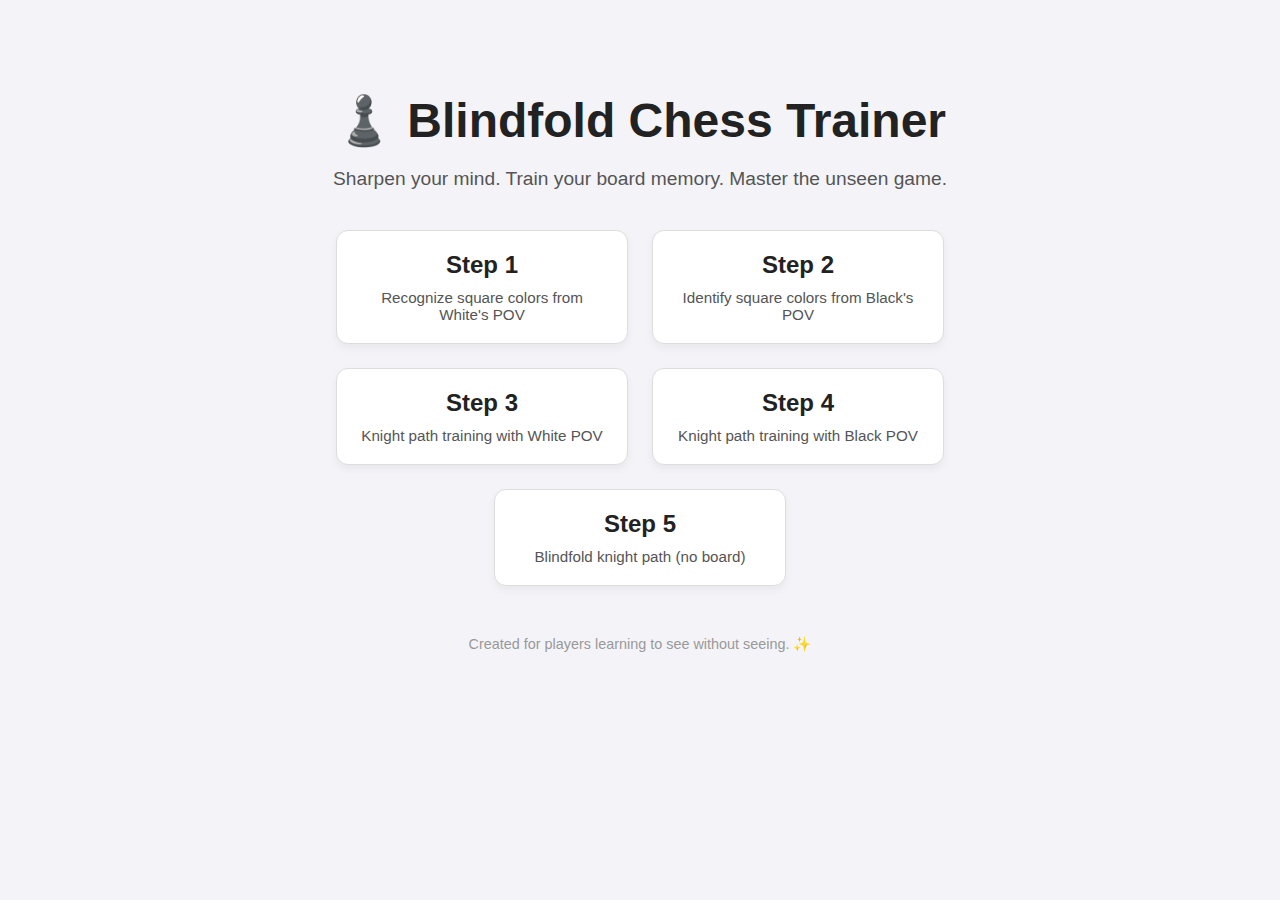
<file: index.html>
<!DOCTYPE html>
<html lang="en">
<head>
  <meta charset="UTF-8" />
  <meta name="viewport" content="width=device-width, initial-scale=1.0"/>
  <title>Blindfold Chess Trainer</title>
  <link rel="stylesheet" href="style.css" />
</head>
<body>
  <div class="container">
    <h1>♟️ Blindfold Chess Trainer</h1>
    <p class="tagline">Sharpen your mind. Train your board memory. Master the unseen game.</p>

    <div class="navigation">
      <a href="Step1/index.html" class="card">
        <h2>Step 1</h2>
        <p>Recognize square colors from White's POV</p>
      </a>
      <a href="Step2/index.html" class="card">
        <h2>Step 2</h2>
        <p>Identify square colors from Black's POV</p>
      </a>
      <a href="Step3/index.html" class="card">
        <h2>Step 3</h2>
        <p>Knight path training with White POV</p>
      </a>
      <a href="Step4/index.html" class="card">
        <h2>Step 4</h2>
        <p>Knight path training with Black POV</p>
      </a>
      <a href="Step5/index.html" class="card">
        <h2>Step 5</h2>
        <p>Blindfold knight path (no board)</p>
      </a>
    </div>

    <footer>
      <p>Created for players learning to see without seeing. ✨</p>
    </footer>
  </div>
</body>
</html>
</file>
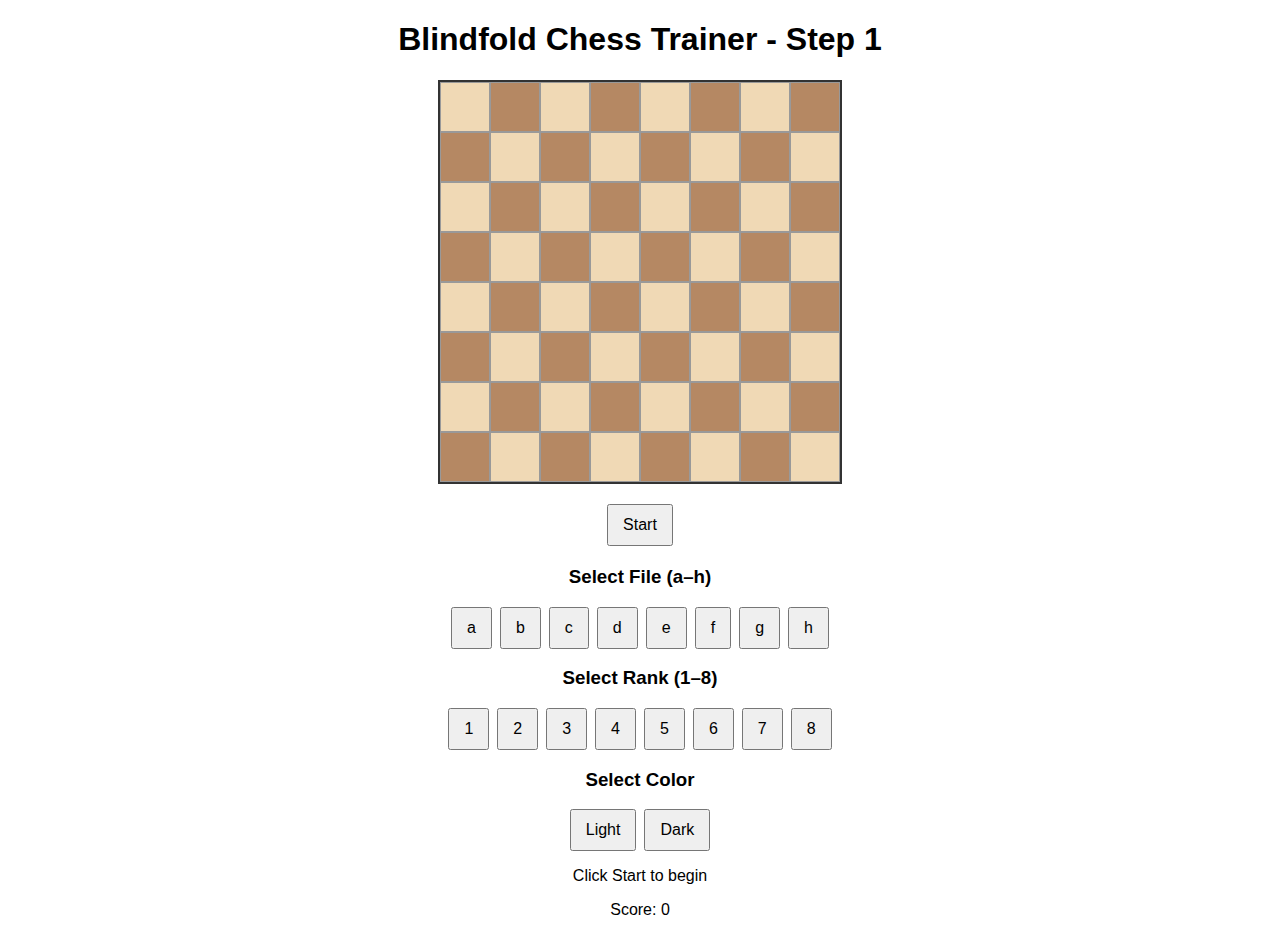
<file: Step1/index.html>
<!DOCTYPE html>
<html lang="en">
<head>
  <meta charset="UTF-8" />
  <meta name="viewport" content="width=device-width, initial-scale=1.0"/>
  <title>Blindfold Chess Trainer - Step 1</title>
  <link rel="stylesheet" href="style.css" />
</head>
<body>
  <h1>Blindfold Chess Trainer - Step 1</h1>

  <div class="board-container">
    <div id="board" class="board"></div>
  </div>

  <div class="controls">
    <button id="startBtn">Start</button>
  </div>

  <div class="selection-panel">
    <h3>Select File (a–h)</h3>
    <div class="files">
      <button class="fileBtn" data-file="a">a</button>
      <button class="fileBtn" data-file="b">b</button>
      <button class="fileBtn" data-file="c">c</button>
      <button class="fileBtn" data-file="d">d</button>
      <button class="fileBtn" data-file="e">e</button>
      <button class="fileBtn" data-file="f">f</button>
      <button class="fileBtn" data-file="g">g</button>
      <button class="fileBtn" data-file="h">h</button>
    </div>

    <h3>Select Rank (1–8)</h3>
    <div class="ranks">
      <button class="rankBtn" data-rank="1">1</button>
      <button class="rankBtn" data-rank="2">2</button>
      <button class="rankBtn" data-rank="3">3</button>
      <button class="rankBtn" data-rank="4">4</button>
      <button class="rankBtn" data-rank="5">5</button>
      <button class="rankBtn" data-rank="6">6</button>
      <button class="rankBtn" data-rank="7">7</button>
      <button class="rankBtn" data-rank="8">8</button>
    </div>

    <h3>Select Color</h3>
    <div class="colors">
      <button class="colorBtn" data-color="light">Light</button>
      <button class="colorBtn" data-color="dark">Dark</button>
    </div>
  </div>

  <p id="status">Click Start to begin</p>
  <p>Score: <span id="score">0</span></p>

  <script src="script.js"></script>
</body>
</html>
</file>
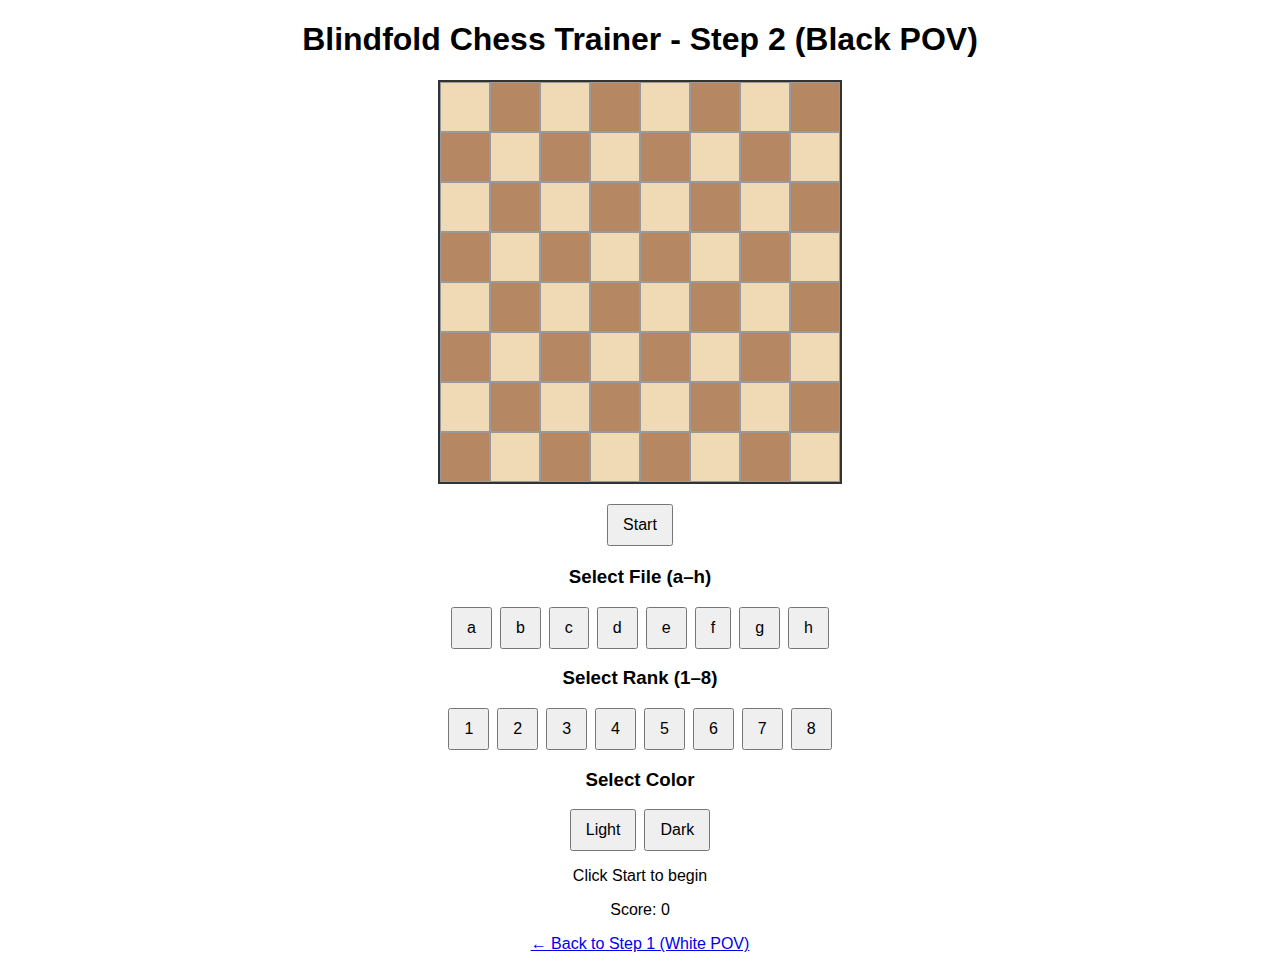
<file: Step2/index.html>
<!DOCTYPE html>
<html lang="en">
<head>
  <meta charset="UTF-8" />
  <meta name="viewport" content="width=device-width, initial-scale=1.0"/>
  <title>Blindfold Chess Trainer - Step 2 (Black POV)</title>
  <link rel="stylesheet" href="style.css" />
</head>
<body>
  <h1>Blindfold Chess Trainer - Step 2 (Black POV)</h1>

  <div class="board-container">
    <div id="board" class="board"></div>
  </div>

  <div class="controls">
    <button id="startBtn">Start</button>
  </div>

  <div class="selection-panel">
    <h3>Select File (a–h)</h3>
    <div class="files">
      <button class="fileBtn" data-file="a">a</button>
      <button class="fileBtn" data-file="b">b</button>
      <button class="fileBtn" data-file="c">c</button>
      <button class="fileBtn" data-file="d">d</button>
      <button class="fileBtn" data-file="e">e</button>
      <button class="fileBtn" data-file="f">f</button>
      <button class="fileBtn" data-file="g">g</button>
      <button class="fileBtn" data-file="h">h</button>
    </div>

    <h3>Select Rank (1–8)</h3>
    <div class="ranks">
      <button class="rankBtn" data-rank="1">1</button>
      <button class="rankBtn" data-rank="2">2</button>
      <button class="rankBtn" data-rank="3">3</button>
      <button class="rankBtn" data-rank="4">4</button>
      <button class="rankBtn" data-rank="5">5</button>
      <button class="rankBtn" data-rank="6">6</button>
      <button class="rankBtn" data-rank="7">7</button>
      <button class="rankBtn" data-rank="8">8</button>
    </div>

    <h3>Select Color</h3>
    <div class="colors">
      <button class="colorBtn" data-color="light">Light</button>
      <button class="colorBtn" data-color="dark">Dark</button>
    </div>
  </div>

  <p id="status">Click Start to begin</p>
  <p>Score: <span id="score">0</span></p>

  <a href="/Step 1/index.html">← Back to Step 1 (White POV)</a>

  <script src="script.js"></script>
</body>
</html>
</file>
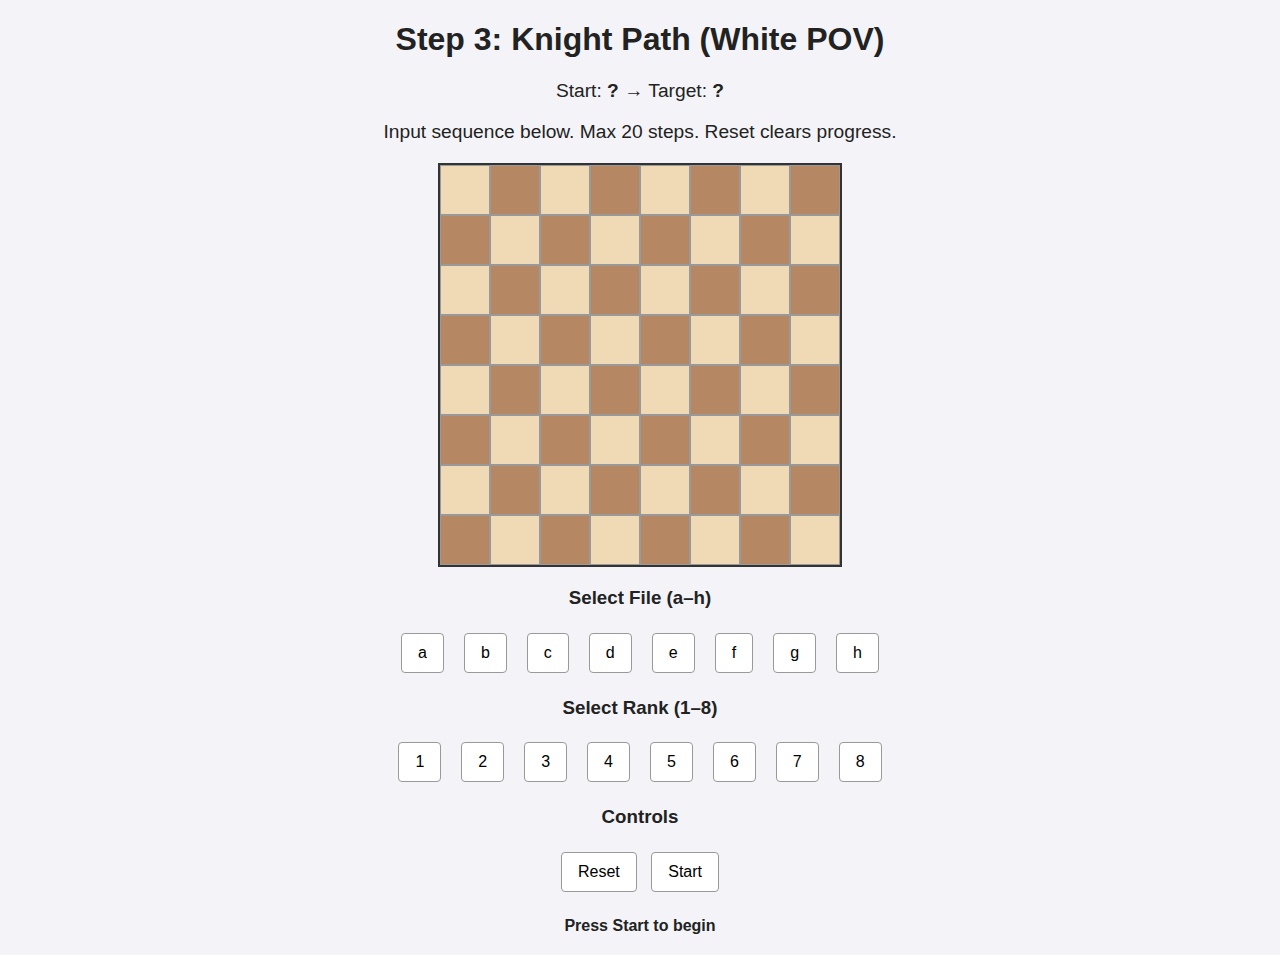
<file: Step3/index.html>
<!DOCTYPE html>
<html lang="en">
<head>
  <meta charset="UTF-8" />
  <meta name="viewport" content="width=device-width, initial-scale=1.0" />
  <title>Blindfold Chess - Step 3</title>
  <link rel="stylesheet" href="style.css" />
</head>
<body>
  <h1>Step 3: Knight Path (White POV)</h1>

  <div class="info">
    <p>Start: <strong id="startSquare">?</strong> → Target: <strong id="targetSquare">?</strong></p>
    <p>Input sequence below. Max 20 steps. Reset clears progress.</p>
  </div>

  <div id="board" class="board"></div>

  <div class="selectors">
    <h3>Select File (a–h)</h3>
    <div class="files">
      <button class="fileBtn" data-file="a">a</button>
      <button class="fileBtn" data-file="b">b</button>
      <button class="fileBtn" data-file="c">c</button>
      <button class="fileBtn" data-file="d">d</button>
      <button class="fileBtn" data-file="e">e</button>
      <button class="fileBtn" data-file="f">f</button>
      <button class="fileBtn" data-file="g">g</button>
      <button class="fileBtn" data-file="h">h</button>
    </div>

    <h3>Select Rank (1–8)</h3>
    <div class="ranks">
      <button class="rankBtn" data-rank="1">1</button>
      <button class="rankBtn" data-rank="2">2</button>
      <button class="rankBtn" data-rank="3">3</button>
      <button class="rankBtn" data-rank="4">4</button>
      <button class="rankBtn" data-rank="5">5</button>
      <button class="rankBtn" data-rank="6">6</button>
      <button class="rankBtn" data-rank="7">7</button>
      <button class="rankBtn" data-rank="8">8</button>
    </div>

    <h3>Controls</h3>
    <button id="resetBtn">Reset</button>
    <button id="startBtn">Start</button>
  </div>

  <p id="status">Press Start to begin</p>

  <script src="script.js"></script>
</body>
</html>
</file>
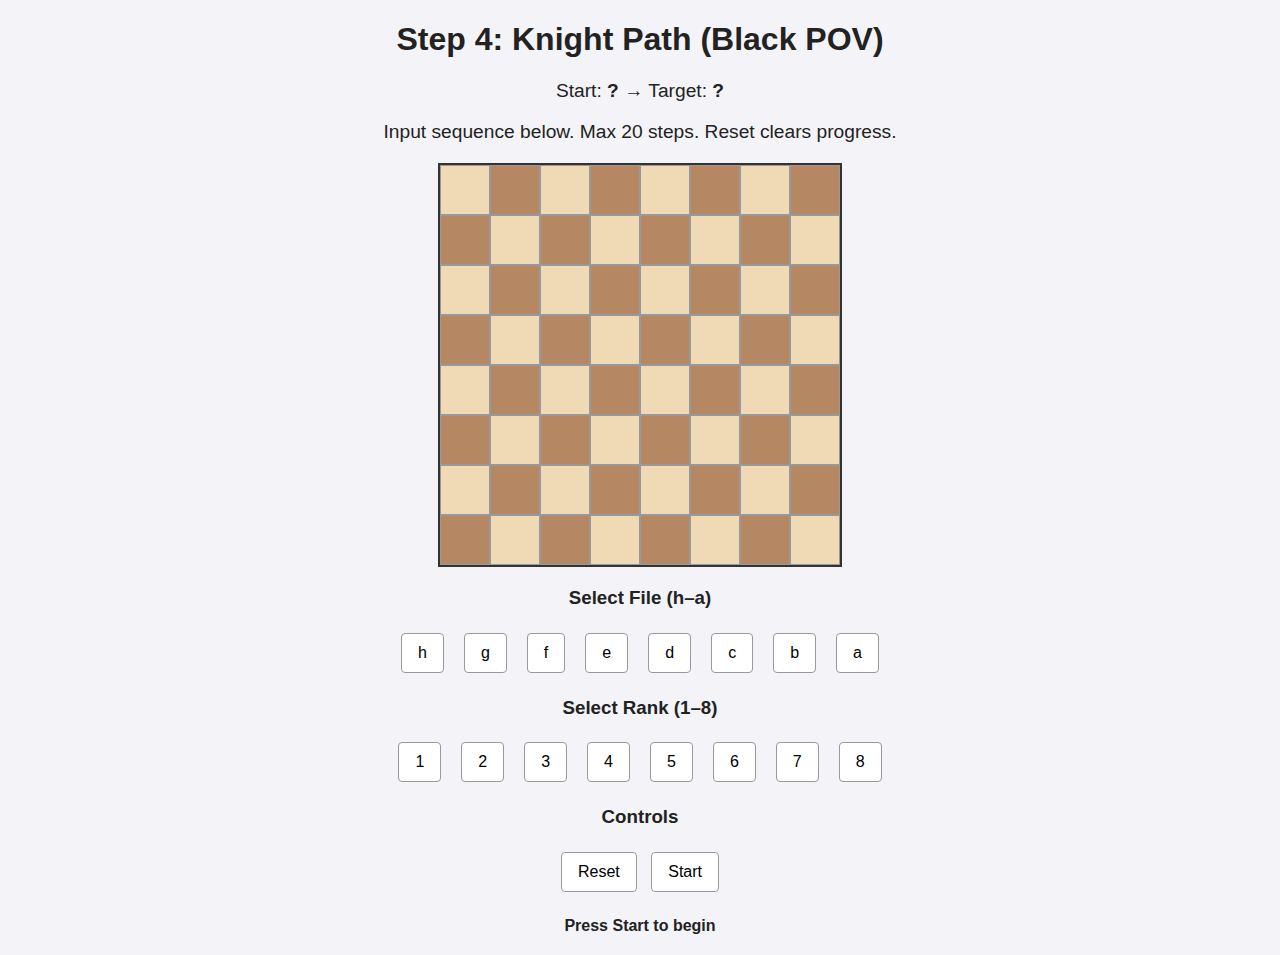
<file: Step4/index.html>
<!DOCTYPE html>
<html lang="en">
<head>
  <meta charset="UTF-8" />
  <meta name="viewport" content="width=device-width, initial-scale=1.0" />
  <title>Blindfold Chess - Step 4</title>
  <link rel="stylesheet" href="style.css" />
</head>
<body>
  <h1>Step 4: Knight Path (Black POV)</h1>

  <div class="info">
    <p>Start: <strong id="startSquare">?</strong> → Target: <strong id="targetSquare">?</strong></p>
    <p>Input sequence below. Max 20 steps. Reset clears progress.</p>
  </div>

  <div id="board" class="board"></div>

  <div class="selectors">
    <h3>Select File (h–a)</h3>
    <div class="files">
      <button class="fileBtn" data-file="h">h</button>
      <button class="fileBtn" data-file="g">g</button>
      <button class="fileBtn" data-file="f">f</button>
      <button class="fileBtn" data-file="e">e</button>
      <button class="fileBtn" data-file="d">d</button>
      <button class="fileBtn" data-file="c">c</button>
      <button class="fileBtn" data-file="b">b</button>
      <button class="fileBtn" data-file="a">a</button>
    </div>

    <h3>Select Rank (1–8)</h3>
    <div class="ranks">
      <button class="rankBtn" data-rank="1">1</button>
      <button class="rankBtn" data-rank="2">2</button>
      <button class="rankBtn" data-rank="3">3</button>
      <button class="rankBtn" data-rank="4">4</button>
      <button class="rankBtn" data-rank="5">5</button>
      <button class="rankBtn" data-rank="6">6</button>
      <button class="rankBtn" data-rank="7">7</button>
      <button class="rankBtn" data-rank="8">8</button>
    </div>

    <h3>Controls</h3>
    <button id="resetBtn">Reset</button>
    <button id="startBtn">Start</button>
  </div>

  <p id="status">Press Start to begin</p>

  <script src="script.js"></script>
</body>
</html>
</file>
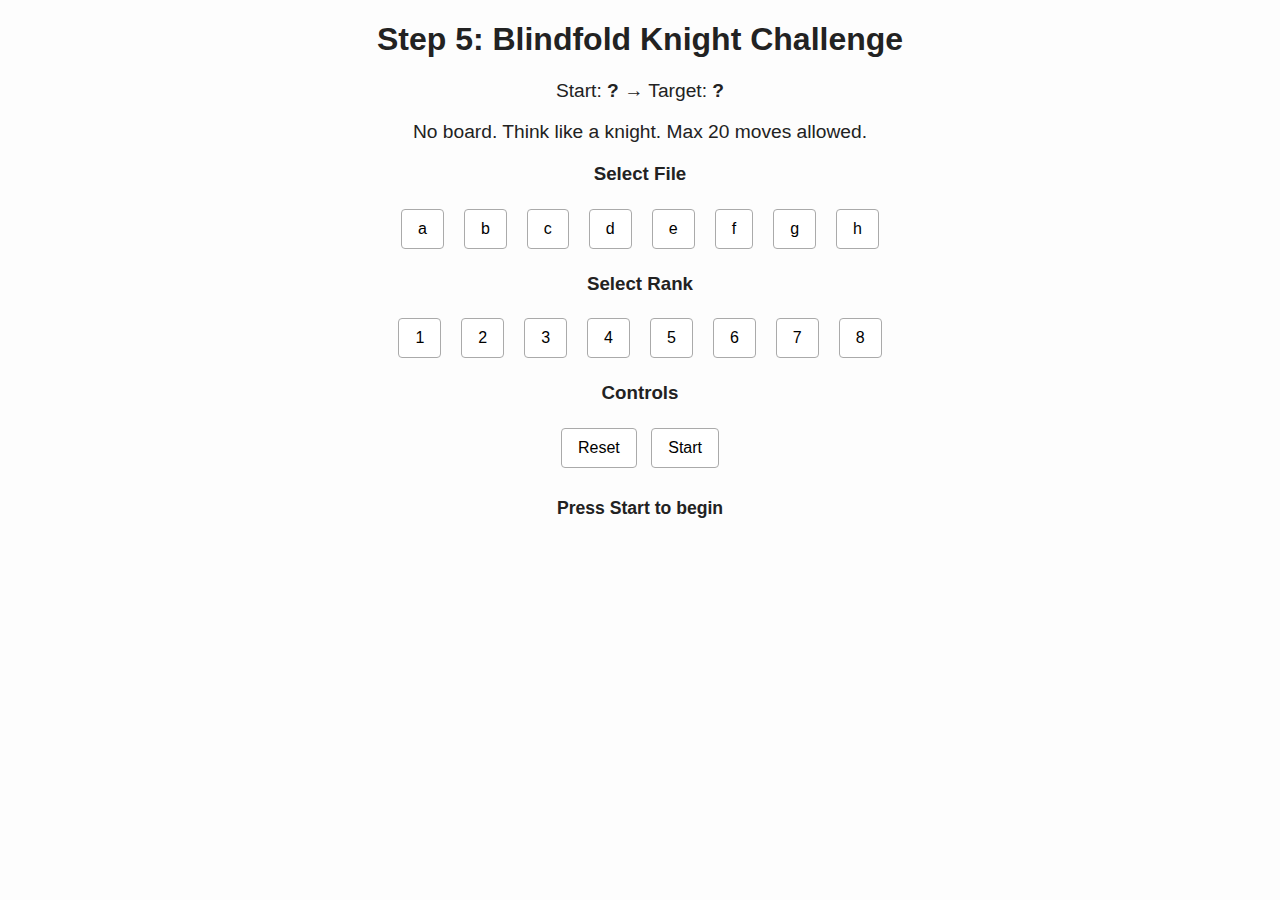
<file: Step5/index.html>
<!DOCTYPE html>
<html lang="en">
<head>
  <meta charset="UTF-8" />
  <meta name="viewport" content="width=device-width, initial-scale=1.0" />
  <title>Blindfold Chess - Step 5</title>
  <link rel="stylesheet" href="style.css" />
</head>
<body>
  <h1>Step 5: Blindfold Knight Challenge</h1>

  <div class="info">
    <p>Start: <strong id="startSquare">?</strong> → Target: <strong id="targetSquare">?</strong></p>
    <p>No board. Think like a knight. Max 20 moves allowed.</p>
  </div>

  <div class="selectors">
    <h3>Select File</h3>
    <div class="files">
      <button class="fileBtn" data-file="a">a</button>
      <button class="fileBtn" data-file="b">b</button>
      <button class="fileBtn" data-file="c">c</button>
      <button class="fileBtn" data-file="d">d</button>
      <button class="fileBtn" data-file="e">e</button>
      <button class="fileBtn" data-file="f">f</button>
      <button class="fileBtn" data-file="g">g</button>
      <button class="fileBtn" data-file="h">h</button>
    </div>

    <h3>Select Rank</h3>
    <div class="ranks">
      <button class="rankBtn" data-rank="1">1</button>
      <button class="rankBtn" data-rank="2">2</button>
      <button class="rankBtn" data-rank="3">3</button>
      <button class="rankBtn" data-rank="4">4</button>
      <button class="rankBtn" data-rank="5">5</button>
      <button class="rankBtn" data-rank="6">6</button>
      <button class="rankBtn" data-rank="7">7</button>
      <button class="rankBtn" data-rank="8">8</button>
    </div>

    <h3>Controls</h3>
    <button id="resetBtn">Reset</button>
    <button id="startBtn">Start</button>
  </div>

  <p id="status">Press Start to begin</p>

  <script src="script.js"></script>
</body>
</html>
</file>
<file: style.css>
body {
  margin: 0;
  padding: 0;
  font-family: 'Segoe UI', Tahoma, Geneva, Verdana, sans-serif;
  background: #f4f4f8;
  color: #222;
}

.container {
  text-align: center;
  padding: 60px 20px;
  max-width: 900px;
  margin: auto;
}

h1 {
  font-size: 3rem;
  margin-bottom: 0.5rem;
}

.tagline {
  font-size: 1.2rem;
  color: #555;
  margin-bottom: 40px;
}

.navigation {
  display: flex;
  justify-content: center;
  flex-wrap: wrap;
  gap: 24px;
  margin-bottom: 50px;
}

.card {
  background-color: white;
  border: 1px solid #ddd;
  border-radius: 12px;
  width: 250px;
  padding: 20px;
  text-decoration: none;
  color: #222;
  transition: all 0.3s ease;
  box-shadow: 0 4px 8px rgba(0,0,0,0.05);
}

.card:hover {
  transform: translateY(-4px);
  box-shadow: 0 8px 16px rgba(0,0,0,0.1);
  border-color: #444;
}

.card h2 {
  margin: 0 0 10px;
  font-size: 1.5rem;
}

.card p {
  margin: 0;
  font-size: 0.95rem;
  color: #555;
}

footer {
  font-size: 0.9rem;
  color: #999;
  margin-top: 40px;
}
</file>
<file: Step1/style.css>
body {
    font-family: sans-serif;
    text-align: center;
    margin: 20px;
  }
  
  .board-container {
    display: flex;
    justify-content: center;
    margin-bottom: 20px;
  }
  
  .board {
    display: grid;
    grid-template-columns: repeat(8, 50px);
    grid-template-rows: repeat(8, 50px);
    width: 400px;
    height: 400px;
    border: 2px solid #333;
  }
  
  .square {
    width: 50px;
    height: 50px;
    box-sizing: border-box;
    border: 1px solid #999;
    transition: box-shadow 0.2s ease-in-out;
  }
  
  .light { background-color: #f0d9b5; }
  .dark { background-color: #b58863; }
  .hidden { background-color: #aaa !important; }
  .highlight { box-shadow: inset 0 0 0 4px red; }
  
  .controls, .files, .ranks, .colors {
    margin: 10px auto;
    display: flex;
    justify-content: center;
    gap: 8px;
  }
  
  button {
    padding: 10px 14px;
    font-size: 16px;
    cursor: pointer;
  }
  
  .selection-panel {
    margin-top: 20px;
  }
</file>
<file: Step2/style.css>
body {
  font-family: sans-serif;
  text-align: center;
  margin: 20px;
}

.board-container {
  display: flex;
  justify-content: center;
  margin-bottom: 20px;
}

.board {
  display: grid;
  grid-template-columns: repeat(8, 50px);
  grid-template-rows: repeat(8, 50px);
  width: 400px;
  height: 400px;
  border: 2px solid #333;
}

.square {
  width: 50px;
  height: 50px;
  box-sizing: border-box;
  border: 1px solid #999;
  transition: box-shadow 0.2s ease-in-out;
}

.light { background-color: #f0d9b5; }
.dark { background-color: #b58863; }
.hidden { background-color: #aaa !important; }
.highlight { box-shadow: inset 0 0 0 4px red; }

.controls, .files, .ranks, .colors {
  margin: 10px auto;
  display: flex;
  justify-content: center;
  gap: 8px;
}

button {
  padding: 10px 14px;
  font-size: 16px;
  cursor: pointer;
}

.selection-panel {
  margin-top: 20px;
}
</file>
<file: Step3/style.css>
body {
  font-family: sans-serif;
  text-align: center;
  margin: 20px;
  background: #f4f4f8;
  color: #222;
}

.info {
  font-size: 1.2rem;
  margin-bottom: 20px;
}

.board {
  display: grid;
  grid-template-columns: repeat(8, 50px);
  grid-template-rows: repeat(8, 50px);
  width: 400px;
  height: 400px;
  margin: 20px auto;
  border: 2px solid #333;
}

.square {
  width: 50px;
  height: 50px;
  box-sizing: border-box;
  border: 1px solid #999;
}

.light {
  background-color: #f0d9b5;
}

.dark {
  background-color: #b58863;
}

.highlight {
  background-color: yellow !important;
}

.path {
  background-color: lightblue !important;
}

.files, .ranks {
  display: flex;
  justify-content: center;
  gap: 10px;
  margin: 10px 0;
}

button {
  padding: 10px 16px;
  font-size: 16px;
  cursor: pointer;
  margin: 5px;
  border: 1px solid #999;
  background-color: #fff;
  border-radius: 4px;
  transition: background 0.2s;
}

button:hover {
  background: #eee;
}

#status {
  margin-top: 20px;
  font-weight: bold;
}
</file>
<file: Step4/style.css>
body {
  font-family: sans-serif;
  text-align: center;
  margin: 20px;
  background: #f4f4f8;
  color: #222;
}

.info {
  font-size: 1.2rem;
  margin-bottom: 20px;
}

.board {
  display: grid;
  grid-template-columns: repeat(8, 50px);
  grid-template-rows: repeat(8, 50px);
  width: 400px;
  height: 400px;
  margin: 20px auto;
  border: 2px solid #333;
}

.square {
  width: 50px;
  height: 50px;
  box-sizing: border-box;
  border: 1px solid #999;
}

.light {
  background-color: #f0d9b5;
}

.dark {
  background-color: #b58863;
}

.highlight {
  background-color: yellow !important;
}

.path {
  background-color: lightblue !important;
}

.files, .ranks {
  display: flex;
  justify-content: center;
  gap: 10px;
  margin: 10px 0;
}

button {
  padding: 10px 16px;
  font-size: 16px;
  cursor: pointer;
  margin: 5px;
  border: 1px solid #999;
  background-color: #fff;
  border-radius: 4px;
  transition: background 0.2s;
}

button:hover {
  background: #eee;
}

#status {
  margin-top: 20px;
  font-weight: bold;
}
</file>
<file: Step5/style.css>
body {
  font-family: sans-serif;
  text-align: center;
  margin: 20px;
  background: #fdfdfd;
  color: #222;
}

.info {
  font-size: 1.2rem;
  margin-bottom: 20px;
}

.selectors {
  margin-top: 20px;
}

.files, .ranks {
  display: flex;
  justify-content: center;
  gap: 10px;
  margin: 10px 0;
  flex-wrap: wrap;
}

button {
  padding: 10px 16px;
  font-size: 16px;
  cursor: pointer;
  margin: 5px;
  border: 1px solid #aaa;
  background-color: #fff;
  border-radius: 4px;
  transition: background 0.2s;
}

button:hover {
  background-color: #eee;
}

#status {
  margin-top: 25px;
  font-weight: bold;
  font-size: 1.1rem;
}
</file>
